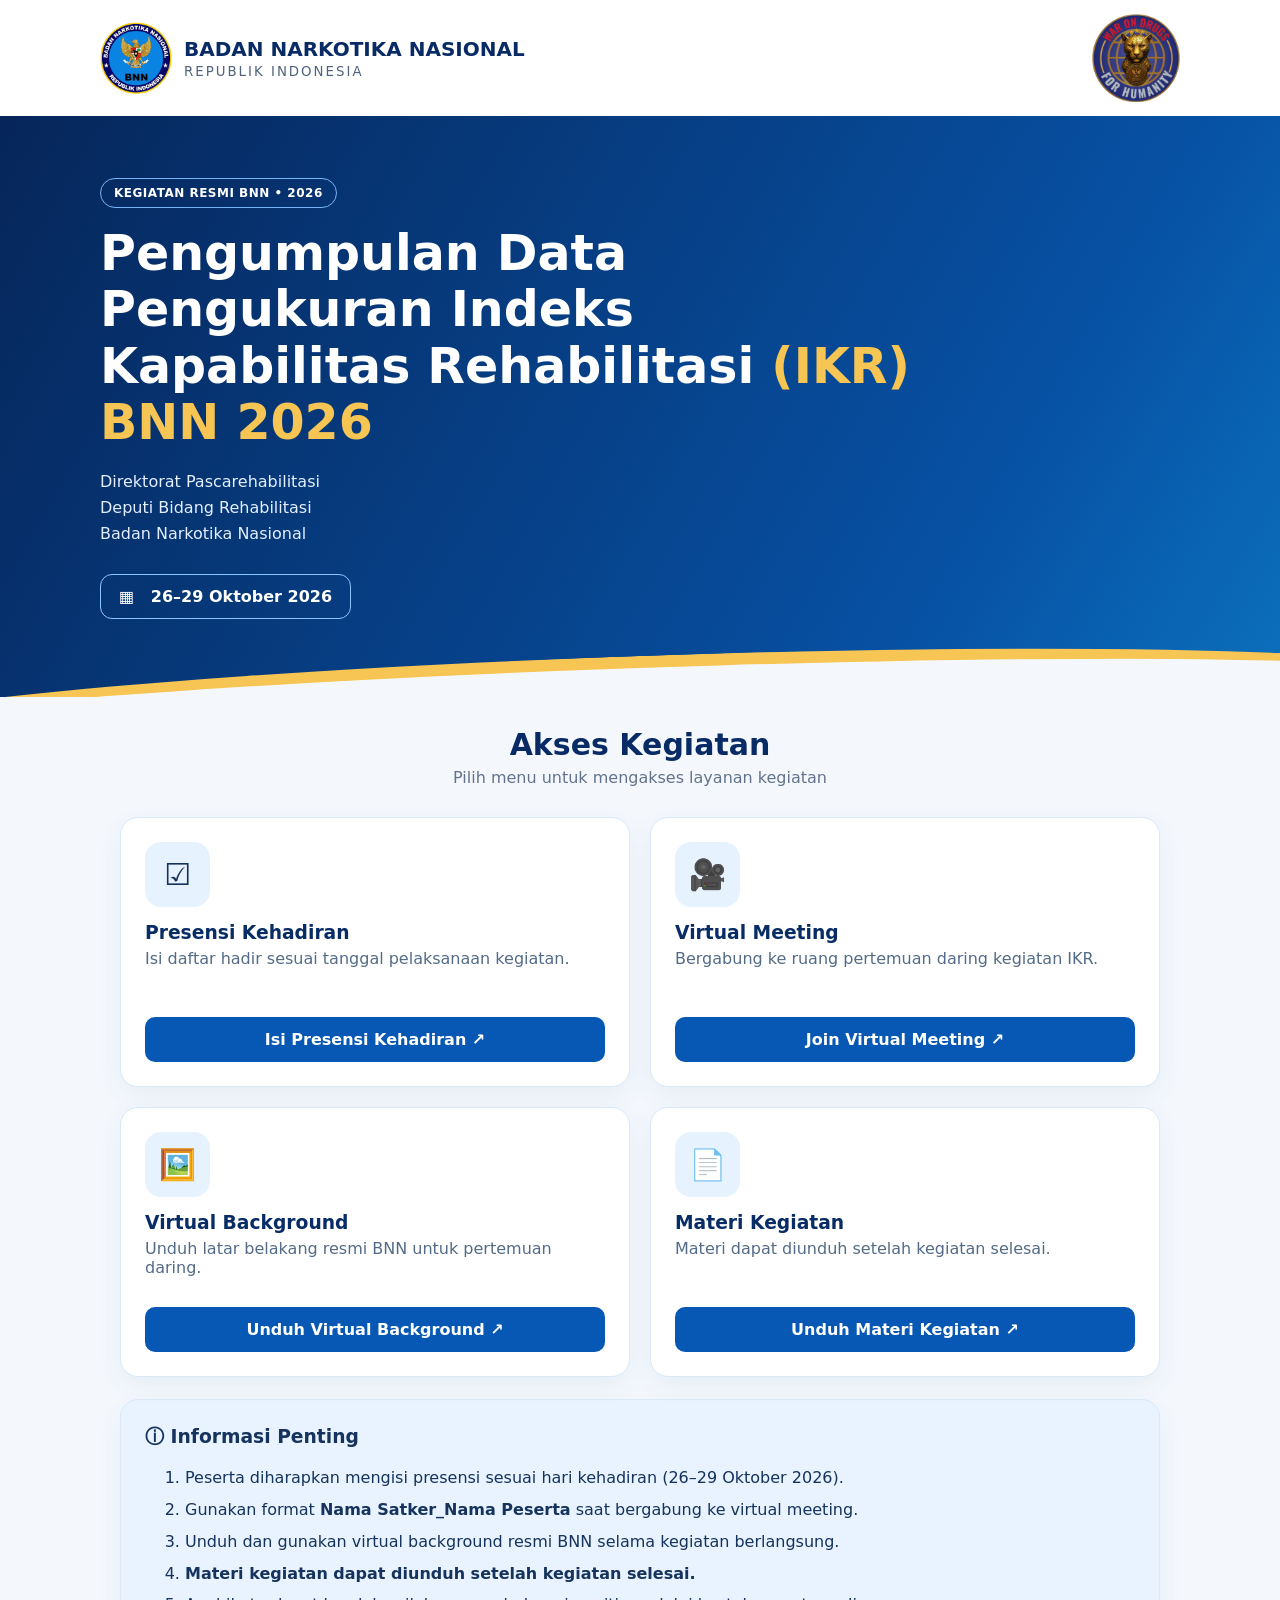
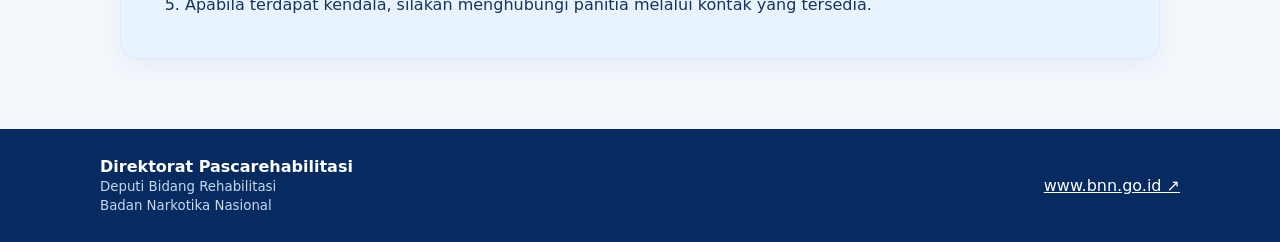
<file: index.html>
<!doctype html><html lang="id"><head><meta charset="utf-8"><meta name="viewport" content="width=device-width, initial-scale=1"><meta name="theme-color" content="#092c62"><title>IKR BNN 2026 | Akses Kegiatan</title><link rel="stylesheet" href="style.css"></head><body>
<header class="header"><div class="brand"><img src="assets/logo-bnn.png" alt="Logo resmi BNN"><div><strong>BADAN NARKOTIKA NASIONAL</strong><small>REPUBLIK INDONESIA</small></div></div><img class="war" src="assets/war-on-drugs.png" alt="Logo War on Drugs for Humanity"></header>
<section class="hero"><div class="inner"><div class="eyebrow">KEGIATAN RESMI BNN • 2026</div><h1>Pengumpulan Data Pengukuran Indeks Kapabilitas Rehabilitasi <span>(IKR) BNN 2026</span></h1><p>Direktorat Pascarehabilitasi<br>Deputi Bidang Rehabilitasi<br>Badan Narkotika Nasional</p><div class="date">▦ &nbsp; 26–29 Oktober 2026</div></div></section>
<main class="container"><div class="section-head"><h2>Akses Kegiatan</h2><p>Pilih menu untuk mengakses layanan kegiatan</p></div><div class="cards">
<article class="card"><div class="symbol">☑️</div><h3>Presensi Kehadiran</h3><p>Isi daftar hadir sesuai tanggal pelaksanaan kegiatan.</p><a class="btn block" id="attendanceLink" href="#">Isi Presensi Kehadiran ↗</a></article>
<article class="card"><div class="symbol">🎥</div><h3>Virtual Meeting</h3><p>Bergabung ke ruang pertemuan daring kegiatan IKR.</p><a class="btn block" id="meetingLink" href="#">Join Virtual Meeting ↗</a></article>
<article class="card"><div class="symbol">🖼️</div><h3>Virtual Background</h3><p>Unduh latar belakang resmi BNN untuk pertemuan daring.</p><a class="btn block" id="backgroundLink" href="#">Unduh Virtual Background ↗</a></article>
<article class="card"><div class="symbol">📄</div><h3>Materi Kegiatan</h3><p>Materi dapat diunduh setelah kegiatan selesai.</p><a class="btn block" id="materialsLink" href="#">Unduh Materi Kegiatan ↗</a></article></div>
<section class="info"><h3>ⓘ Informasi Penting</h3><ol><li>Peserta diharapkan mengisi presensi sesuai hari kehadiran (26–29 Oktober 2026).</li><li>Gunakan format <strong>Nama Satker_Nama Peserta</strong> saat bergabung ke virtual meeting.</li><li>Unduh dan gunakan virtual background resmi BNN selama kegiatan berlangsung.</li><li><strong>Materi kegiatan dapat diunduh setelah kegiatan selesai.</strong></li><li>Apabila terdapat kendala, silakan menghubungi panitia melalui kontak yang tersedia.</li></ol></section></main>
<footer class="footer"><div class="footer-inner"><div><strong>Direktorat Pascarehabilitasi</strong><br><small>Deputi Bidang Rehabilitasi<br>Badan Narkotika Nasional</small></div><div><a href="https://bnn.go.id/" target="_blank" rel="noopener noreferrer">www.bnn.go.id ↗</a></div></div></footer><script src="config.js"></script><script>for(const [id,url] of Object.entries({attendanceLink:CONFIG.attendanceUrl,meetingLink:CONFIG.meetingUrl,backgroundLink:CONFIG.backgroundUrl,materialsLink:CONFIG.materialsUrl})){const a=document.getElementById(id);if(url&&/^https:\/\//i.test(url)){a.href=url;a.target='_blank';a.rel='noopener noreferrer'}else{a.removeAttribute('href');a.setAttribute('aria-disabled','true');a.style.opacity='.55';a.title='Tautan belum tersedia';a.textContent='Belum tersedia'}};</script></body></html>
</file>
<file: style.css>
:root{--navy:#092c62;--blue:#0758b4;--gold:#f6c553;--text:#15335c;--muted:#63738b;--bg:#f4f8fd}*{box-sizing:border-box}body{margin:0;font-family:Inter,system-ui,-apple-system,'Segoe UI',Arial,sans-serif;background:var(--bg);color:var(--text)}a{color:inherit}.header{background:#fff;padding:14px max(20px,calc((100vw - 1080px)/2));display:flex;align-items:center;justify-content:space-between;gap:14px}.brand{display:flex;align-items:center;gap:12px}.brand img{height:72px;width:72px;object-fit:contain}.brand strong{display:block;color:#092b65;font-size:clamp(13px,2vw,20px)}.brand small{letter-spacing:2px;color:#50627c}.war{width:88px;height:88px;object-fit:contain}.hero{background:linear-gradient(120deg,#06265a 0%,#0751a4 75%,#0b70bd);color:#fff;position:relative;overflow:hidden;padding:62px 22px 78px}.hero:after{content:"";position:absolute;width:130%;height:95px;background:var(--bg);left:-15%;bottom:-66px;transform:rotate(-2deg);border-top:12px solid var(--gold);border-radius:50%}.hero .inner{max-width:1080px;margin:auto;position:relative;z-index:1}.eyebrow{display:inline-block;padding:7px 13px;border:1px solid #78b4f5;border-radius:99px;font-size:12px;font-weight:700;letter-spacing:.5px}.hero h1{font-size:clamp(28px,4.4vw,49px);line-height:1.15;max-width:850px;margin:18px 0}.hero h1 span{color:var(--gold)}.hero p{line-height:1.6;color:#e4efff}.date{display:inline-block;margin-top:12px;padding:12px 18px;border:1px solid #8cc6ff;border-radius:12px;font-weight:700}.container{max-width:1080px;margin:30px auto 70px;padding:0 20px}.section-head{text-align:center;margin-bottom:30px}.section-head h2{font-size:30px;color:#092b65;margin:0 0 6px}.section-head p{color:var(--muted);margin:0}.cards{display:grid;grid-template-columns:repeat(2,minmax(0,1fr));gap:20px}.card,.form-card,.info{background:#fff;border:1px solid #dae8f7;border-radius:18px;box-shadow:0 9px 25px #1a4b8710;padding:24px}.card .symbol{font-size:30px;background:#e7f2ff;display:inline-grid;place-items:center;width:65px;height:65px;border-radius:16px}.card h3{margin:15px 0 6px;color:#082c65}.card p{min-height:48px;color:#536b87;margin:0 0 20px}.btn{display:inline-flex;align-items:center;justify-content:center;gap:8px;text-decoration:none;background:var(--blue);color:#fff;border:0;border-radius:10px;padding:13px 18px;font:inherit;font-weight:700;cursor:pointer}.btn:hover{background:#003e89}.btn.block{width:100%}.btn.secondary{background:#e7f1ff;color:#0b4b91}.btn:disabled{opacity:.55;cursor:not-allowed}.info{margin-top:22px;background:#e8f3ff}.info h3{margin:0 0 12px}.info li{margin:7px 0;line-height:1.55}.footer{background:#062b61;color:#fff;padding:28px 20px}.footer-inner{max-width:1080px;margin:auto;display:flex;align-items:center;justify-content:space-between;gap:20px}.footer small{color:#c5d9ef}.back{display:inline-flex;align-items:center;gap:7px;text-decoration:none;color:#0a56a2;font-weight:700;margin-bottom:18px}.form-card{max-width:770px;margin:auto;padding:30px}.form-grid{display:grid;grid-template-columns:1fr 1fr;gap:18px}.field{display:flex;flex-direction:column;gap:7px}.field.full{grid-column:1/-1}.field label{font-weight:650;font-size:14px}.field input,.field select{width:100%;border:1px solid #b9cce1;border-radius:10px;padding:13px;font:inherit;color:#17355d;background:#fff;min-height:48px}.field input:focus,.field select:focus{outline:3px solid #b5dcff;border-color:#2476c5}.required{color:#c33}.hint{font-size:12px;color:var(--muted)}.notice{padding:12px 14px;border-radius:10px;background:#fff6df;color:#6b4c0a;margin:20px 0;font-size:13px;line-height:1.5}.status{margin-top:15px;border-radius:10px;padding:13px;display:none}.status.success{display:block;background:#e4f7eb;color:#165b35}.status.error{display:block;background:#ffebeb;color:#9c2525}.status.wait{display:block;background:#e8f3ff;color:#154e86}@media(max-width:650px){.brand img{height:52px;width:52px}.brand strong{font-size:12px}.brand small{font-size:9px;letter-spacing:1px}.war{width:62px;height:62px}.hero{padding-top:42px}.cards,.form-grid{grid-template-columns:1fr}.field.full{grid-column:auto}.form-card{padding:20px}.footer-inner{flex-direction:column;align-items:flex-start}.section-head h2{font-size:26px}}
</file>
